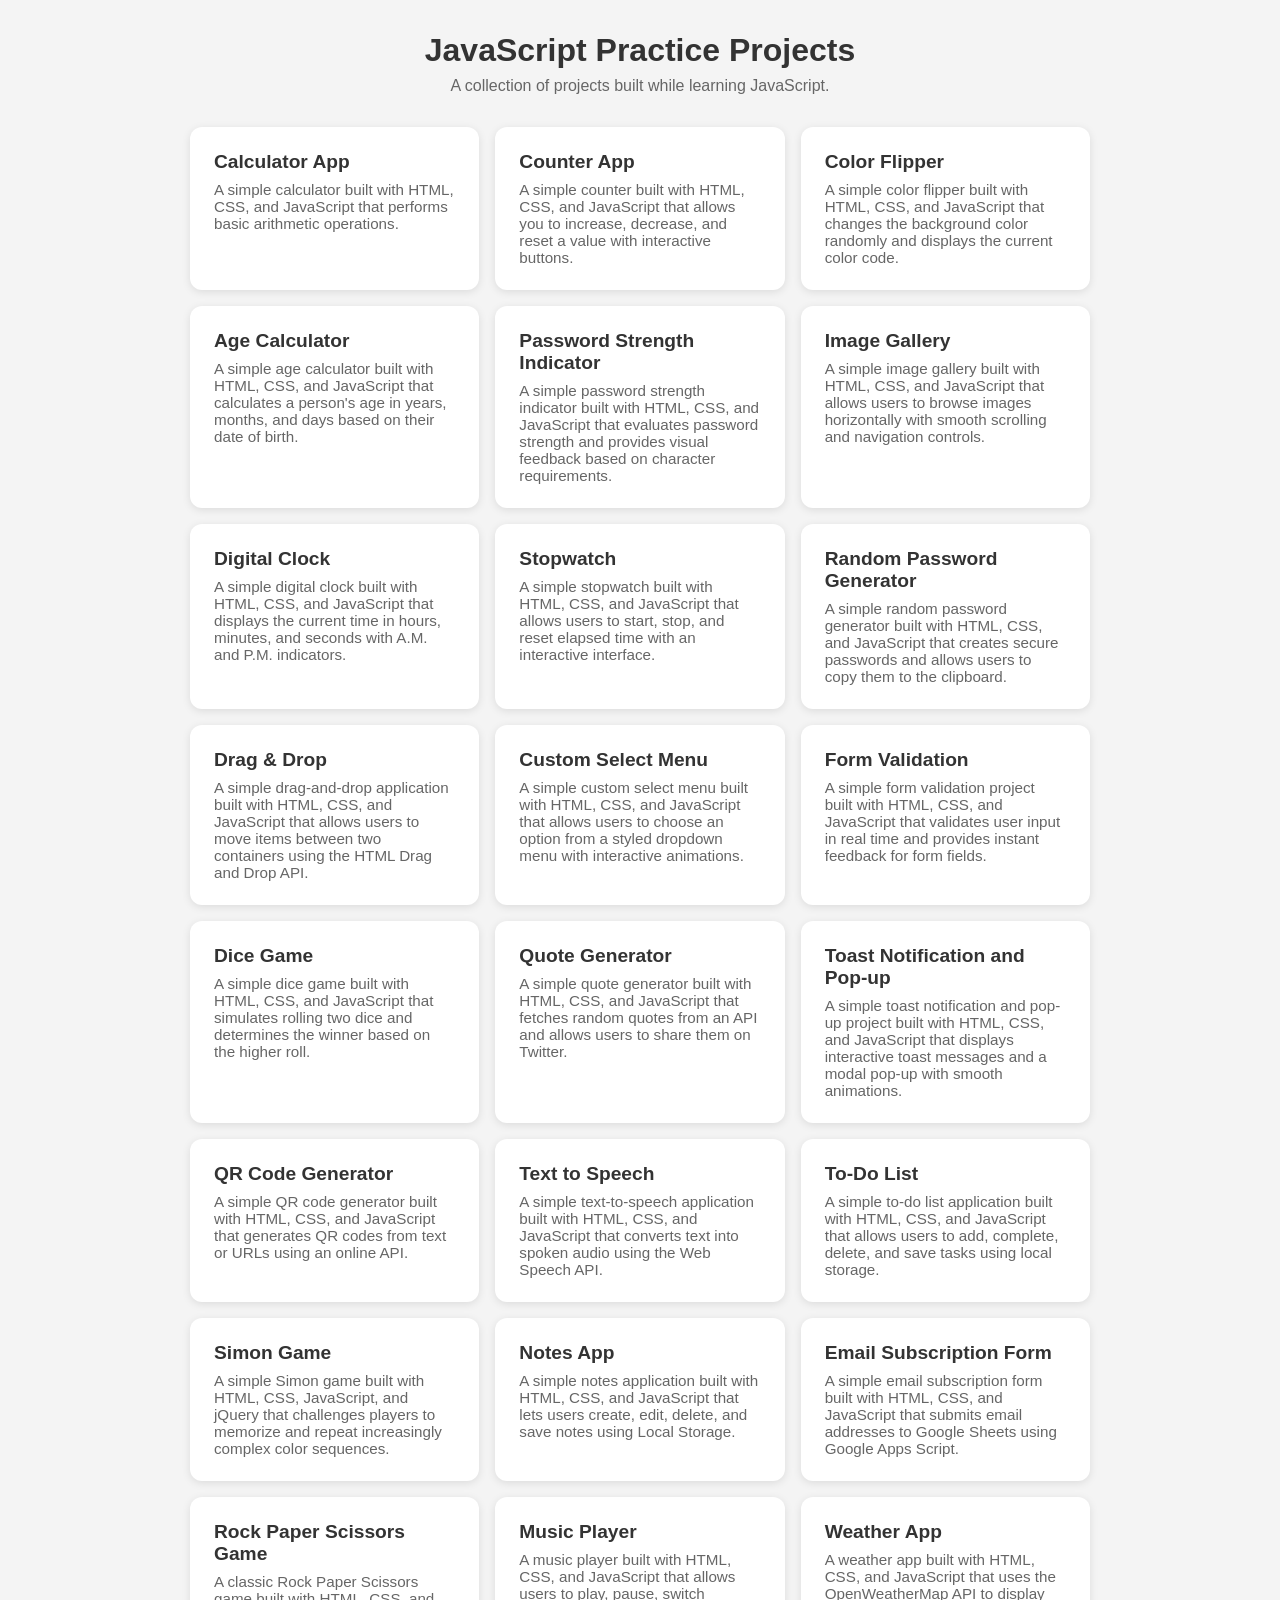
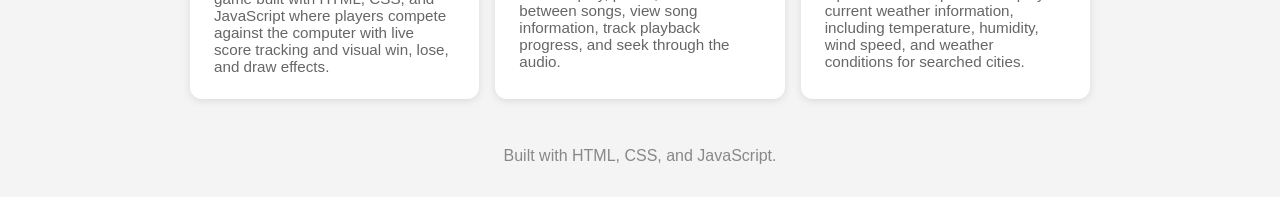
<file: index.html>
<!doctype html>
<html lang="en">
  <head>
    <meta charset="UTF-8" />
    <meta name="viewport" content="width=device-width, initial-scale=1.0" />
    <title>JavaScript Practice Projects</title>

    <style>
      * {
        margin: 0;
        padding: 0;
        box-sizing: border-box;
      }

      body {
        font-family: Arial, Helvetica, sans-serif;
        background: #f4f4f4;
        color: #333;
        min-height: 100vh;
        padding: 2rem;
      }

      .container {
        max-width: 900px;
        margin: 0 auto;
      }

      h1 {
        text-align: center;
        margin-bottom: 0.5rem;
      }

      p {
        text-align: center;
        margin-bottom: 2rem;
        color: #666;
      }

      .projects {
        display: grid;
        grid-template-columns: repeat(auto-fit, minmax(250px, 1fr));
        gap: 1rem;
      }

      .project-card {
        background: white;
        padding: 1.5rem;
        border-radius: 12px;
        text-decoration: none;
        color: inherit;
        box-shadow: 0 2px 8px rgba(0, 0, 0, 0.1);
        transition:
          transform 0.2s ease,
          box-shadow 0.2s ease;
      }

      .project-card:hover {
        transform: translateY(-4px);
        box-shadow: 0 8px 20px rgba(0, 0, 0, 0.15);
      }

      .project-card h2 {
        margin-bottom: 0.5rem;
        font-size: 1.2rem;
      }

      .project-card p {
        text-align: left;
        margin: 0;
        color: #666;
        font-size: 0.95rem;
      }

      footer {
        text-align: center;
        margin-top: 3rem;
        color: #888;
      }
    </style>
  </head>
  <body>
    <div class="container">
      <h1>JavaScript Practice Projects</h1>
      <p>A collection of projects built while learning JavaScript.</p>

      <div class="projects">
        <a href="./calculator-app/" class="project-card">
          <h2>Calculator App</h2>
          <p>
            A simple calculator built with HTML, CSS, and JavaScript that
            performs basic arithmetic operations.
          </p>
        </a>

        <a href="./counter-app/" class="project-card">
          <h2>Counter App</h2>
          <p>
            A simple counter built with HTML, CSS, and JavaScript that allows
            you to increase, decrease, and reset a value with interactive buttons.
          </p>
        </a>

        <a href="./color-flipper/" class="project-card">
          <h2>Color Flipper</h2>
          <p>
            A simple color flipper built with HTML, CSS, and JavaScript that changes
            the background color randomly and displays the current color code.
          </p>
        </a>

        <a href="./age-calculator/" class="project-card">
          <h2>Age Calculator</h2>
          <p>
            A simple age calculator built with HTML, CSS, and JavaScript that calculates
            a person's age in years, months, and days based on their date of birth.
          </p>
        </a>

        <a href="./password-strength-indicator/" class="project-card">
          <h2>Password Strength Indicator</h2>
          <p>
            A simple password strength indicator built with HTML, CSS, and JavaScript
            that evaluates password strength and provides visual feedback based on
            character requirements.
          </p>
        </a>

        <a href="./image-gallery/" class="project-card">
          <h2>Image Gallery</h2>
          <p>
            A simple image gallery built with HTML, CSS, and JavaScript that allows
            users to browse images horizontally with smooth scrolling and navigation
            controls.
          </p>
        </a>

        <a href="./digital-clock/" class="project-card">
          <h2>Digital Clock</h2>
          <p>
            A simple digital clock built with HTML, CSS, and JavaScript that displays
            the current time in hours, minutes, and seconds with A.M. and P.M.
            indicators.
          </p>
        </a>

        <a href="./stopwatch/" class="project-card">
          <h2>Stopwatch</h2>
          <p>
            A simple stopwatch built with HTML, CSS, and JavaScript that allows users
            to start, stop, and reset elapsed time with an interactive interface.
          </p>
        </a>

        <a href="./random-password-generator/" class="project-card">
          <h2>Random Password Generator</h2>
          <p>
            A simple random password generator built with HTML, CSS, and JavaScript
            that creates secure passwords and allows users to copy them to the
            clipboard.
          </p>
        </a>

        <a href="./drag-and-drop/" class="project-card">
          <h2>Drag & Drop</h2>
          <p>
            A simple drag-and-drop application built with HTML, CSS, and JavaScript
            that allows users to move items between two containers using the HTML Drag
            and Drop API.
          </p>
        </a>

        <a href="./custom-select-menu/" class="project-card">
          <h2>Custom Select Menu</h2>
          <p>
            A simple custom select menu built with HTML, CSS, and JavaScript that
            allows users to choose an option from a styled dropdown menu with
            interactive animations.
          </p>
        </a>

        <a href="./form-validation/" class="project-card">
          <h2>Form Validation</h2>
          <p>
            A simple form validation project built with HTML, CSS, and JavaScript that
            validates user input in real time and provides instant feedback for form
            fields.
          </p>
        </a>

        <a href="./dice-game/" class="project-card">
          <h2>Dice Game</h2>
          <p>
            A simple dice game built with HTML, CSS, and JavaScript that simulates
            rolling two dice and determines the winner based on the higher roll.
          </p>
        </a>

        <a href="./quote-generator/" class="project-card">
          <h2>Quote Generator</h2>
          <p>
            A simple quote generator built with HTML, CSS, and JavaScript that fetches
            random quotes from an API and allows users to share them on Twitter.
          </p>
        </a>

        <a href="./toast-notification-and-popup/" class="project-card">
          <h2>Toast Notification and Pop-up</h2>
          <p>
            A simple toast notification and pop-up project built with HTML, CSS, and
            JavaScript that displays interactive toast messages and a modal pop-up with
            smooth animations.
          </p>
        </a>

        <a href="./qr-code-generator/" class="project-card">
          <h2>QR Code Generator</h2>
          <p>
            A simple QR code generator built with HTML, CSS, and JavaScript that
            generates QR codes from text or URLs using an online API.
          </p>
        </a>

        <a href="./text-to-speech/" class="project-card">
          <h2>Text to Speech</h2>
          <p>
            A simple text-to-speech application built with HTML, CSS, and JavaScript
            that converts text into spoken audio using the Web Speech API.
          </p>
        </a>

        <a href="./to-do-list/" class="project-card">
          <h2>To-Do List</h2>
          <p>
            A simple to-do list application built with HTML, CSS, and JavaScript that
            allows users to add, complete, delete, and save tasks using local storage.
          </p>
        </a>

        <a href="./simon-game/" class="project-card">
          <h2>Simon Game</h2>
          <p>
            A simple Simon game built with HTML, CSS, JavaScript, and jQuery that
            challenges players to memorize and repeat increasingly complex color
            sequences.
          </p>
        </a>

        <a href="./notes-app/" class="project-card">
          <h2>Notes App</h2>
          <p>
            A simple notes application built with HTML, CSS, and JavaScript that lets
            users create, edit, delete, and save notes using Local Storage.
          </p>
        </a>

        <a href="./email-subscription-form/" class="project-card">
          <h2>Email Subscription Form</h2>
          <p>
            A simple email subscription form built with HTML, CSS, and JavaScript that
            submits email addresses to Google Sheets using Google Apps Script.
          </p>
        </a>

        <a href="./rock-paper-scissors/" class="project-card">
          <h2>Rock Paper Scissors Game</h2>
          <p>
            A classic Rock Paper Scissors game built with HTML, CSS, and JavaScript
            where players compete against the computer with live score tracking and
            visual win, lose, and draw effects.
          </p>
        </a>

        <a href="./music-player/" class="project-card">
          <h2>Music Player</h2>
          <p>
            A music player built with HTML, CSS, and JavaScript that allows users to
            play, pause, switch between songs, view song information, track playback
            progress, and seek through the audio.
          </p>
        </a>

        <a href="./weather-app/" class="project-card">
          <h2>Weather App</h2>
          <p>
            A weather app built with HTML, CSS, and JavaScript that uses the
            OpenWeatherMap API to display current weather information, including
            temperature, humidity, wind speed, and weather conditions for searched
            cities.
          </p>
        </a>
      </div>

      <footer>Built with HTML, CSS, and JavaScript.</footer>
    </div>
  </body>
</html>
</file>
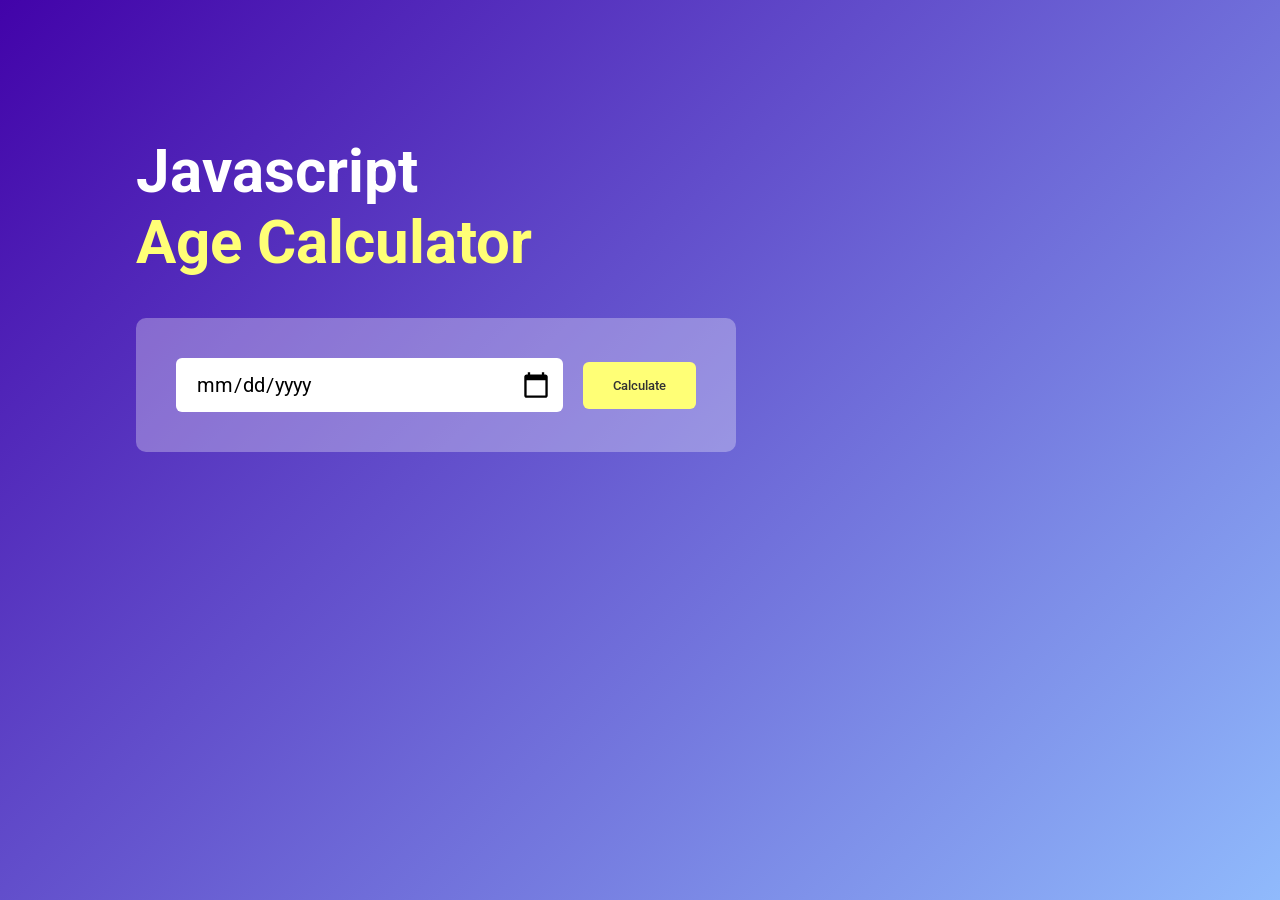
<file: age-calculator/index.html>
<!DOCTYPE html>
<html lang="en">
  <head>
    <meta charset="UTF-8" />
    <meta name="viewport" content="width=device-width, initial-scale=1.0" />
    <title>Age Calculator</title>
    <link rel="stylesheet" href="./style.css" />
  </head>
  <body>
    <div class="container">
      <div class="calculator">
        <h1>Javascript<br /><span>Age Calculator</span></h1>
        <div class="input-box">
          <input type="date" id="date" />
          <button onclick="calculateAge()">Calculate</button>
        </div>
        <p id="result"></p>
      </div>
    </div>
    <!-- javascript -->
    <script src="./app.js"></script>
  </body>
</html>
</file>
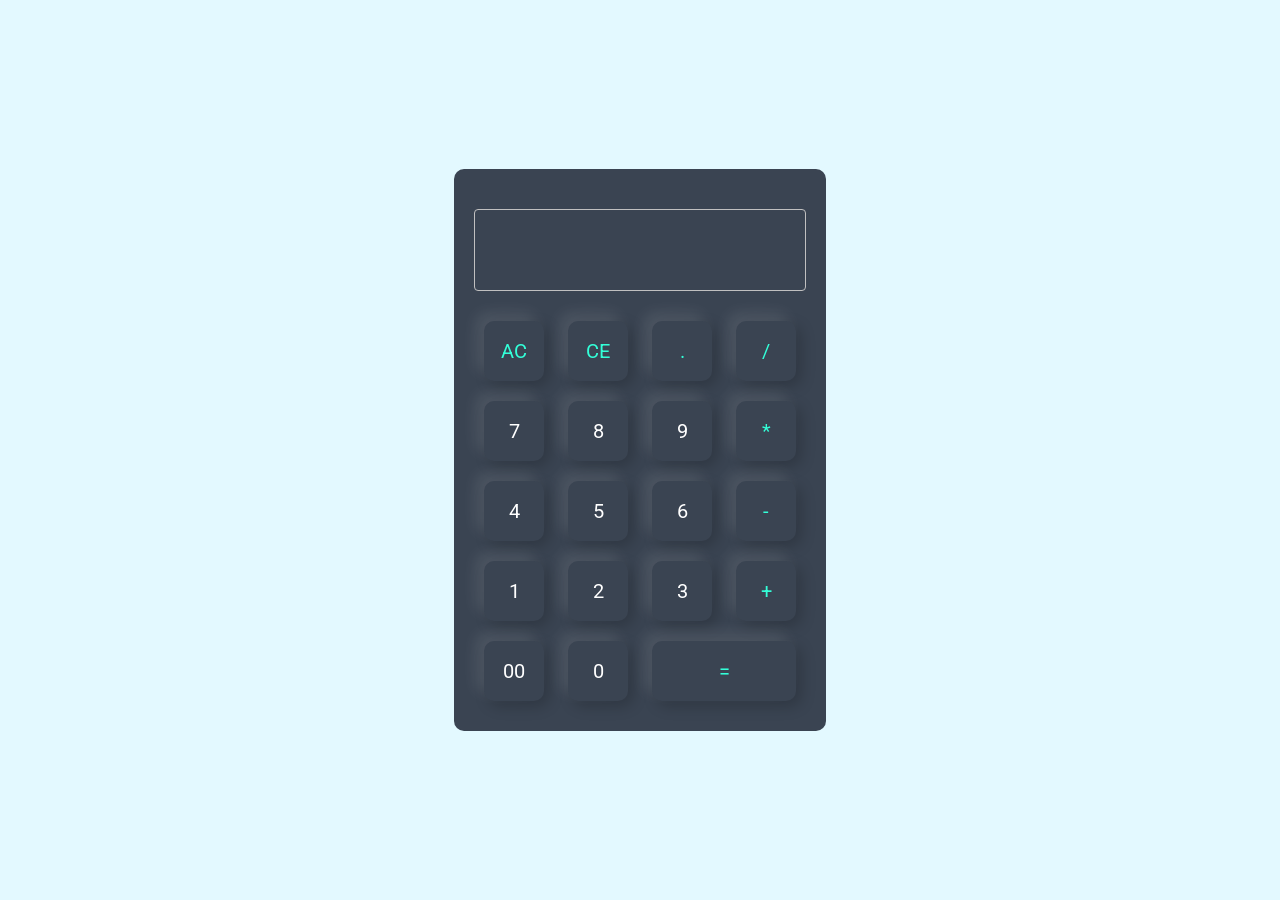
<file: calculator-app/index.html>
<!DOCTYPE html>
<html lang="en">
  <head>
    <meta charset="UTF-8" />
    <meta name="viewport" content="width=device-width, initial-scale=1.0" />
    <title>Calculator</title>
    <link rel="stylesheet" href="./style.css" />
  </head>
  <body>
    <div class="container">
      <div class="calculator">
        <form>
          <div class="display">
            <input type="text" name="display" />
          </div>
          <div>
            <input
              type="button"
              value="AC"
              onclick="display.value = ''"
              class="operator"
            />
            <input
              type="button"
              value="CE"
              onclick="display.value = display.value.toString().slice(0,-1)"
              class="operator"
            />
            <input
              type="button"
              value="."
              onclick="display.value += '.'"
              class="operator"
            />
            <input
              type="button"
              value="/"
              onclick="display.value += '/'"
              class="operator"
            />
          </div>
          <div>
            <input type="button" value="7" onclick="display.value += '7'" />
            <input type="button" value="8" onclick="display.value += '8'" />
            <input type="button" value="9" onclick="display.value += '9'" />
            <input
              type="button"
              value="*"
              onclick="display.value += '*'"
              class="operator"
            />
          </div>
          <div>
            <input type="button" value="4" onclick="display.value += '4'" />
            <input type="button" value="5" onclick="display.value += '5'" />
            <input type="button" value="6" onclick="display.value += '6'" />
            <input
              type="button"
              value="-"
              onclick="display.value += '-'"
              class="operator"
            />
          </div>
          <div>
            <input type="button" value="1" onclick="display.value += '1'" />
            <input type="button" value="2" onclick="display.value += '2'" />
            <input type="button" value="3" onclick="display.value += '3'" />
            <input
              type="button"
              value="+"
              onclick="display.value += '+'"
              class="operator"
            />
          </div>
          <div>
            <input type="button" value="00" onclick="display.value += '00'" />
            <input type="button" value="0" onclick="display.value += '0'" />
            <input
              type="button"
              value="="
              class="equal-btn operator"
              onclick="display.value = eval(display.value)"
            />
          </div>
        </form>
      </div>
    </div>
  </body>
</html>
</file>
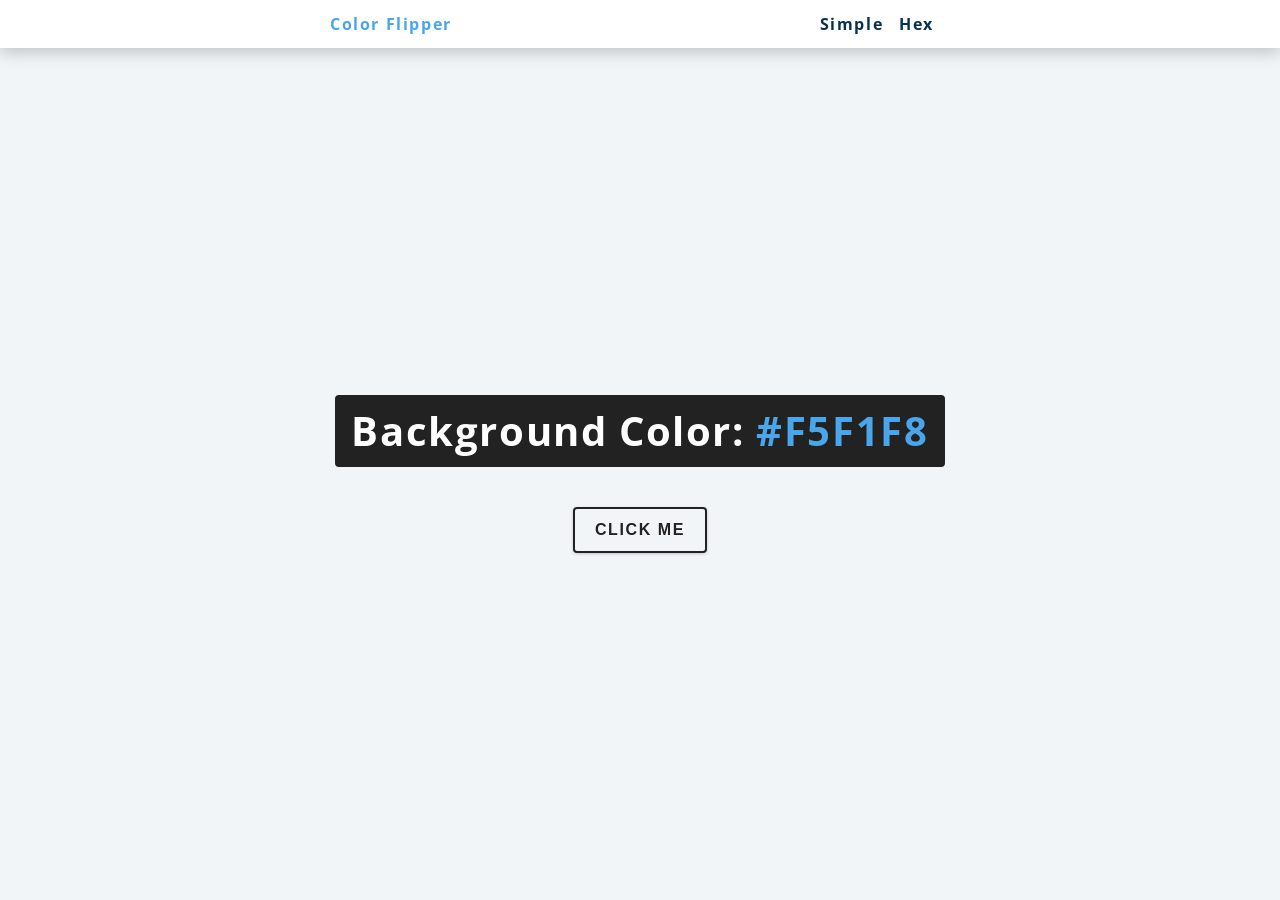
<file: color-flipper/index.html>
<!DOCTYPE html>
<html lang="en">
  <head>
    <meta charset="UTF-8" />
    <meta name="viewport" content="width=device-width, initial-scale=1.0" />
    <title>Color Flipper</title>
    <link rel="stylesheet" href="./style.css" />
  </head>
  <body>
    <nav>
      <div class="nav-center">
        <h4>Color Flipper</h4>
        <ul class="nav-links">
          <li>
            <a href="./index.html">Simple</a>
          </li>
          <li>
            <a href="./hex.html">Hex</a>
          </li>
        </ul>
      </div>
    </nav>
    <main>
      <div class="container">
        <h2>Background Color: <span class="color-code">#F5F1F8</span></h2>
        <button class="btn" id="btn">CLICK ME</button>
      </div>
    </main>
    <!-- javascript -->
    <script src="app.js"></script>
  </body>
</html>
</file>
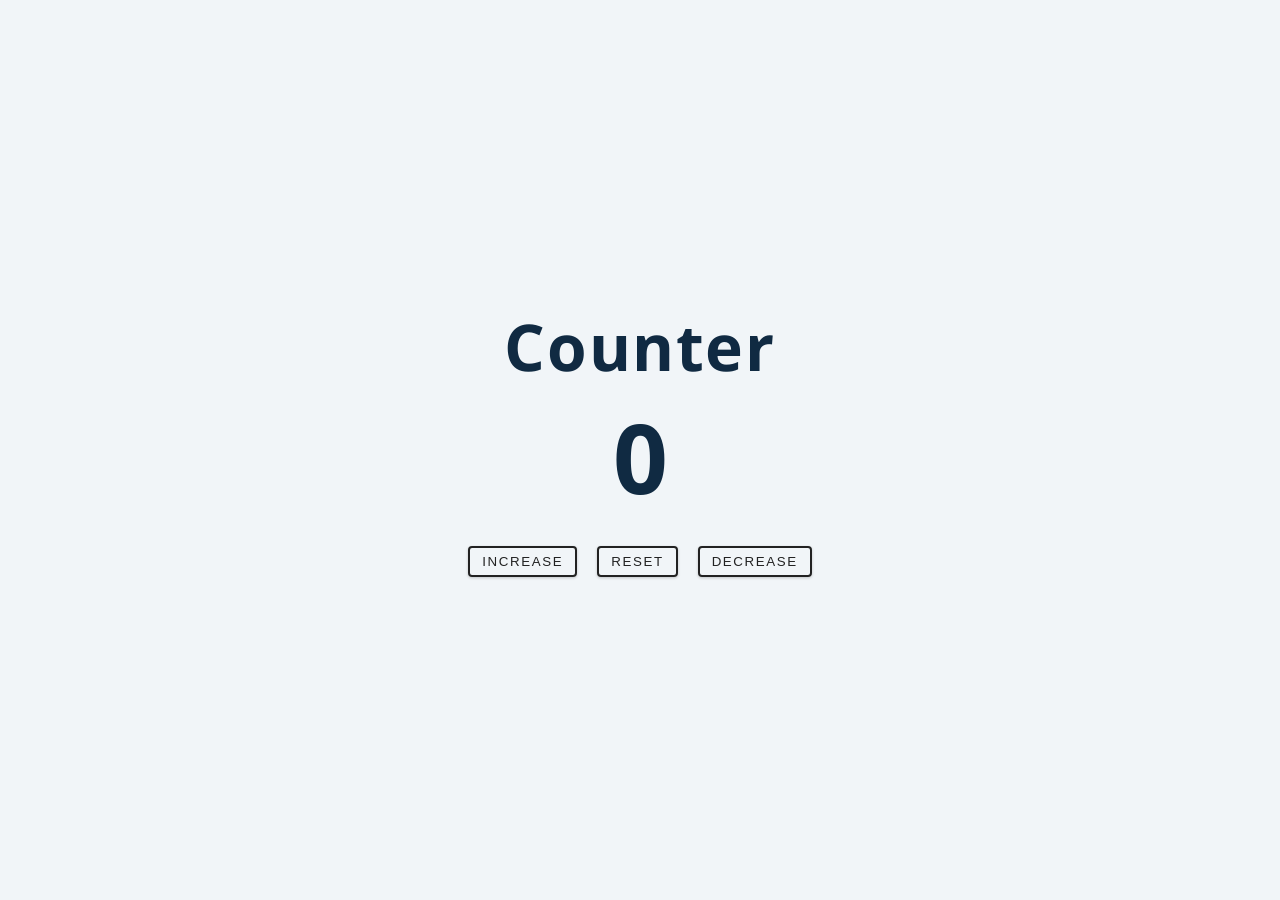
<file: counter-app/index.html>
<!DOCTYPE html>
<html lang="en">
  <head>
    <meta charset="UTF-8" />
    <meta name="viewport" content="width=device-width, initial-scale=1.0" />
    <title>Counter</title>
    <link rel="stylesheet" href="./style.css" />
  </head>
  <body>
    <main>
      <div class="container">
        <h1>Counter</h1>
        <span id="value">0</span>
        <div class="btn-container">
          <button class="btn increase">INCREASE</button>
          <button class="btn reset">RESET</button>
          <button class="btn decrease">DECREASE</button>
        </div>
      </div>
    </main>
    <!-- javascript -->
    <script src="./app.js"></script>
  </body>
</html>
</file>
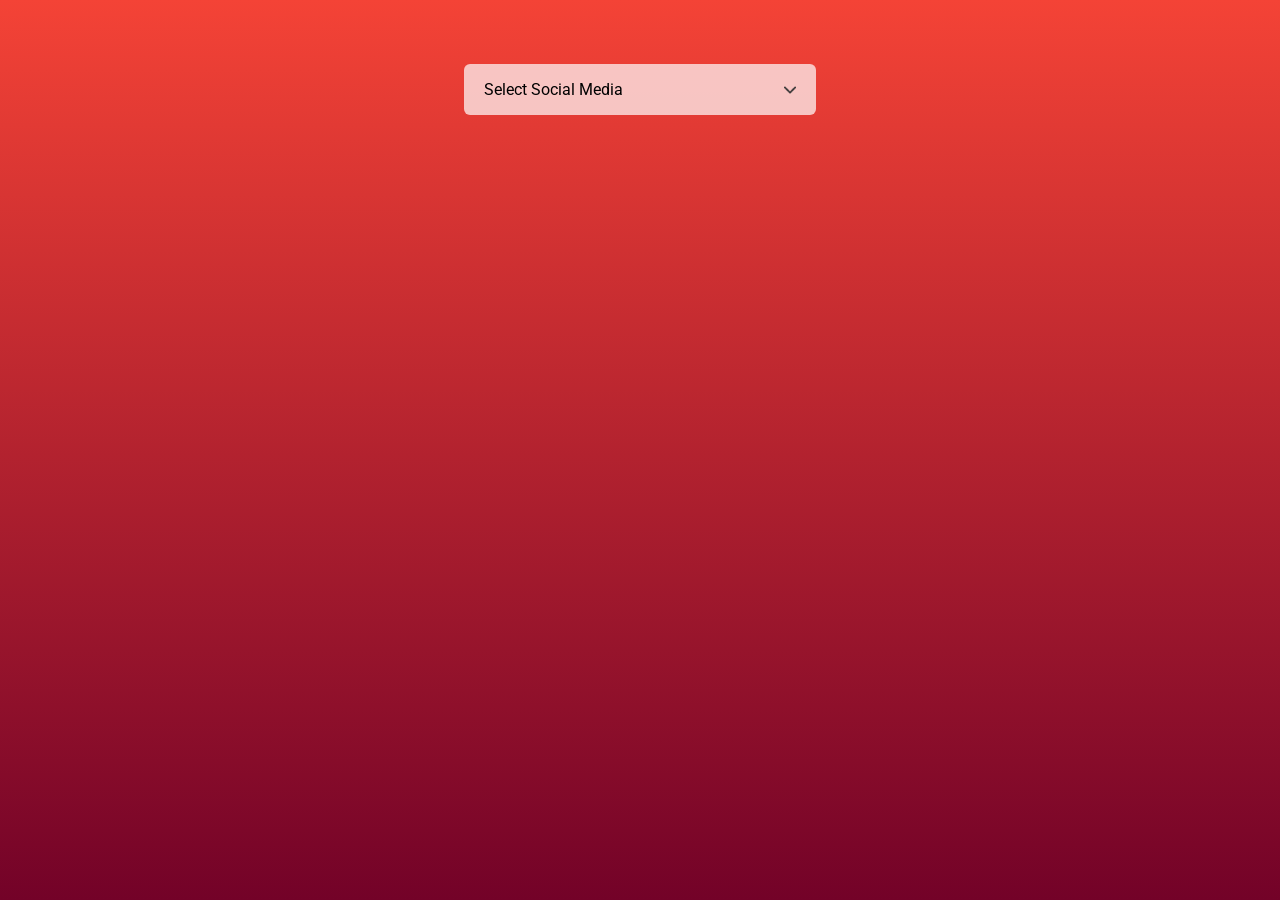
<file: custom-select-menu/index.html>
<!DOCTYPE html>
<html lang="en">
  <head>
    <meta charset="UTF-8" />
    <meta name="viewport" content="width=device-width, initial-scale=1.0" />
    <title>Custom Select Menu</title>
    <link rel="stylesheet" href="./style.css" />
  </head>
  <body>
    <div class="hero">
      <div class="select-menu">
        <div id="select-field">
          <p id="select-text">Select Social Media</p>
          <img src="./images/arrow.png" id="arrow-icon" />
        </div>
        <ul id="list">
          <li class="options">
            <img src="./images/facebook.png" />
            <p>Facebook</p>
          </li>
          <li class="options">
            <img src="./images/instagram.png" />
            <p>Instagram</p>
          </li>
          <li class="options">
            <img src="./images/pinterest.png" />
            <p>Pinterest</p>
          </li>
          <li class="options">
            <img src="./images/twitter.png" />
            <p>Twitter</p>
          </li>
          <li class="options">
            <img src="./images/whatsapp.png" />
            <p>Whatsapp</p>
          </li>
          <li class="options">
            <img src="./images/youtube.png" />
            <p>YouTube</p>
          </li>
        </ul>
      </div>
    </div>
    <!-- javascript -->
    <script src="./app.js"></script>
  </body>
</html>
</file>
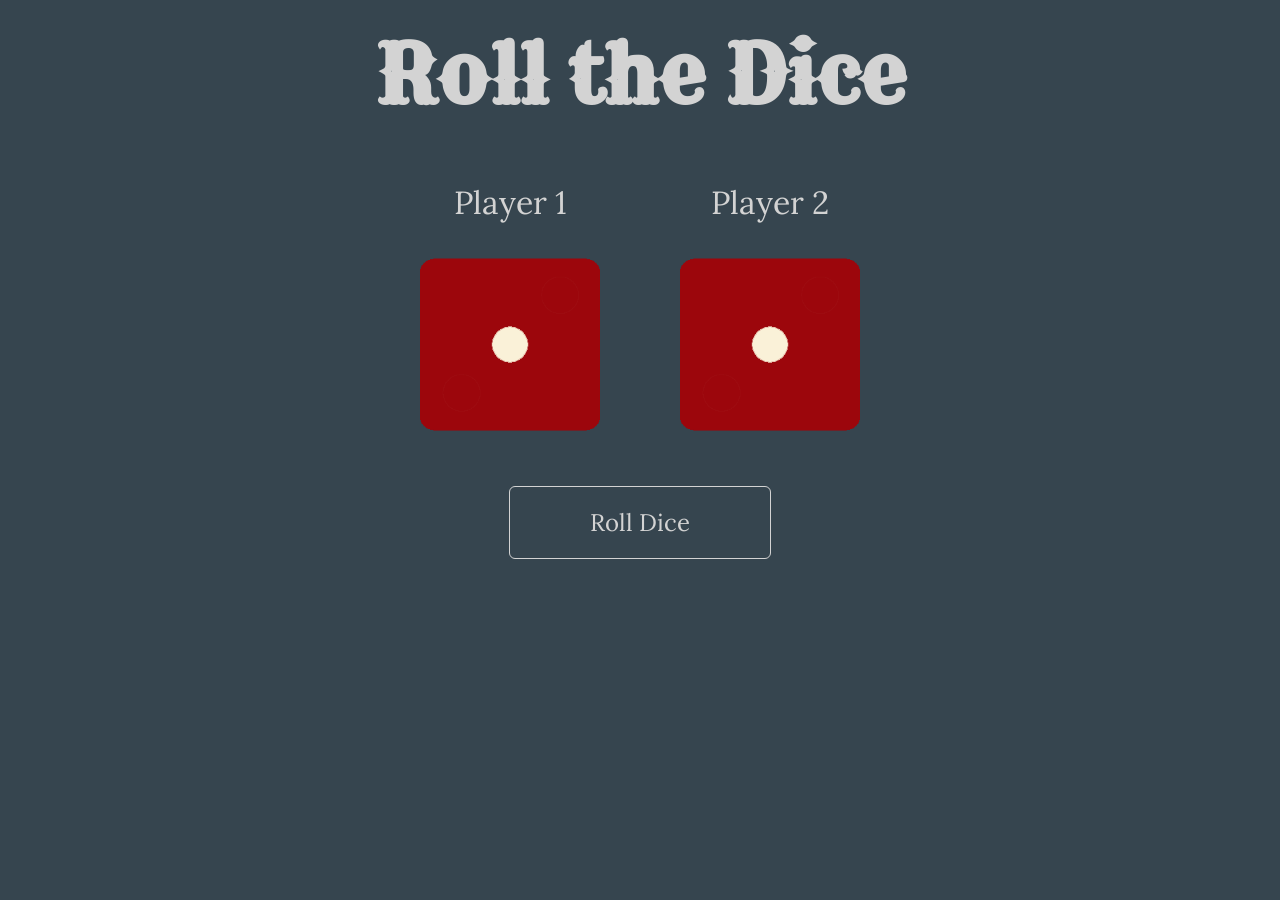
<file: dice-game/index.html>
<!DOCTYPE html>
<html lang="en">
  <head>
    <meta charset="UTF-8" />
    <meta name="viewport" content="width=device-width, initial-scale=1.0" />
    <title>Dice Game</title>
    <link rel="stylesheet" href="./style.css" />
  </head>
  <body>
    <div class="container">
      <h1>Roll the Dice</h1>

      <div class="dice">
        <p>Player 1</p>
        <img class="player-one" src="./images/dice-1.png" />
      </div>

      <div class="dice">
        <p>Player 2</p>
        <img class="player-two" src="./images/dice-1.png" />
      </div>

      <button class="btn">Roll Dice</button>
    </div>

    <script src="./app.js"></script>
  </body>
</html>
</file>
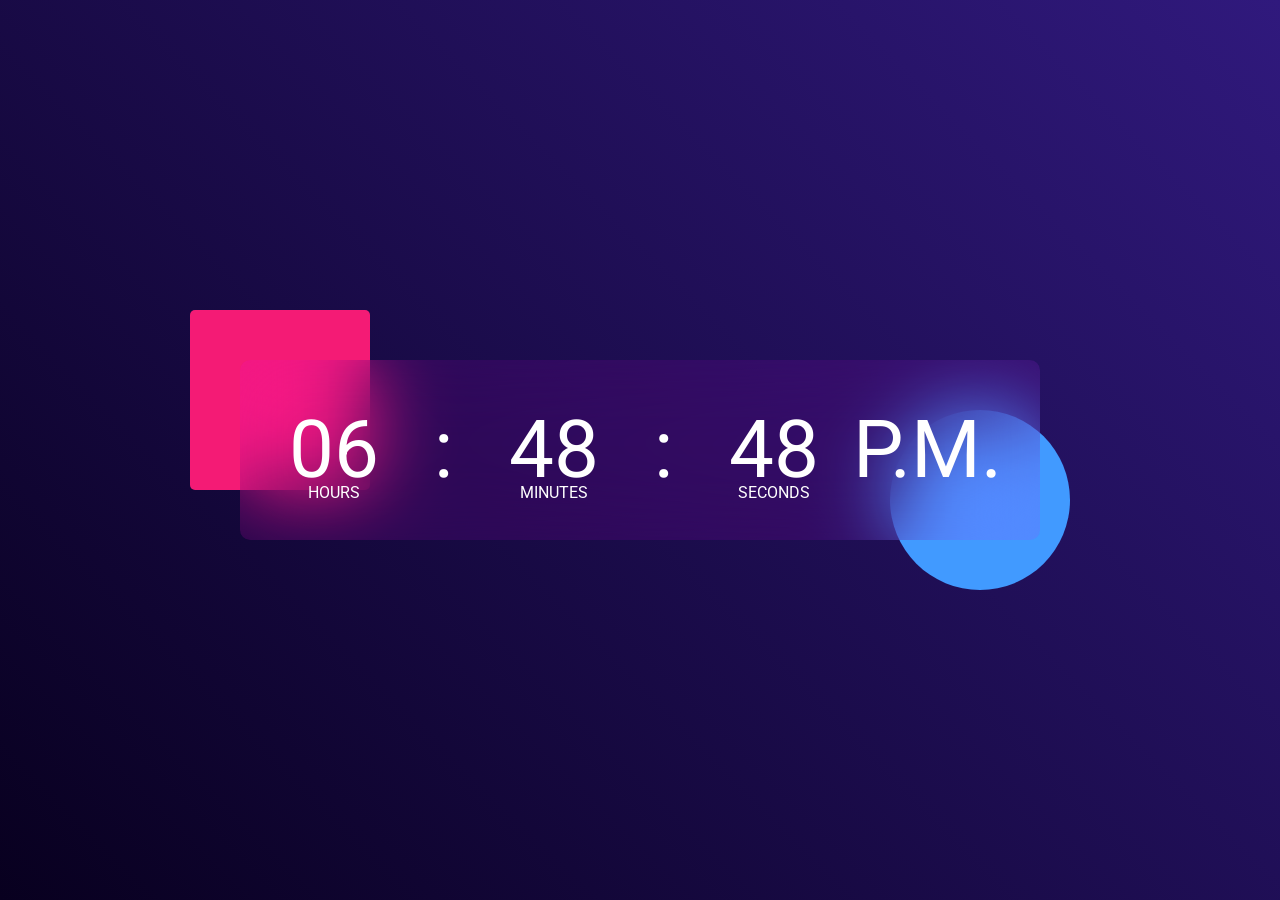
<file: digital-clock/index.html>
<!DOCTYPE html>
<html lang="en">
  <head>
    <meta charset="UTF-8" />
    <meta name="viewport" content="width=device-width, initial-scale=1.0" />
    <title>Digital Clock</title>
    <link rel="stylesheet" href="./style.css" />
  </head>
  <body>
    <div class="hero">
      <div class="container">
        <div class="clock">
          <span id="hour">00</span>
          <span>:</span>
          <span id="minute">00</span>
          <span>:</span>
          <span id="second">00</span>
          <span id="meridiem"></span>
        </div>
      </div>
    </div>
    <!-- javascript -->
    <script src="./app.js"></script>
  </body>
</html>
</file>
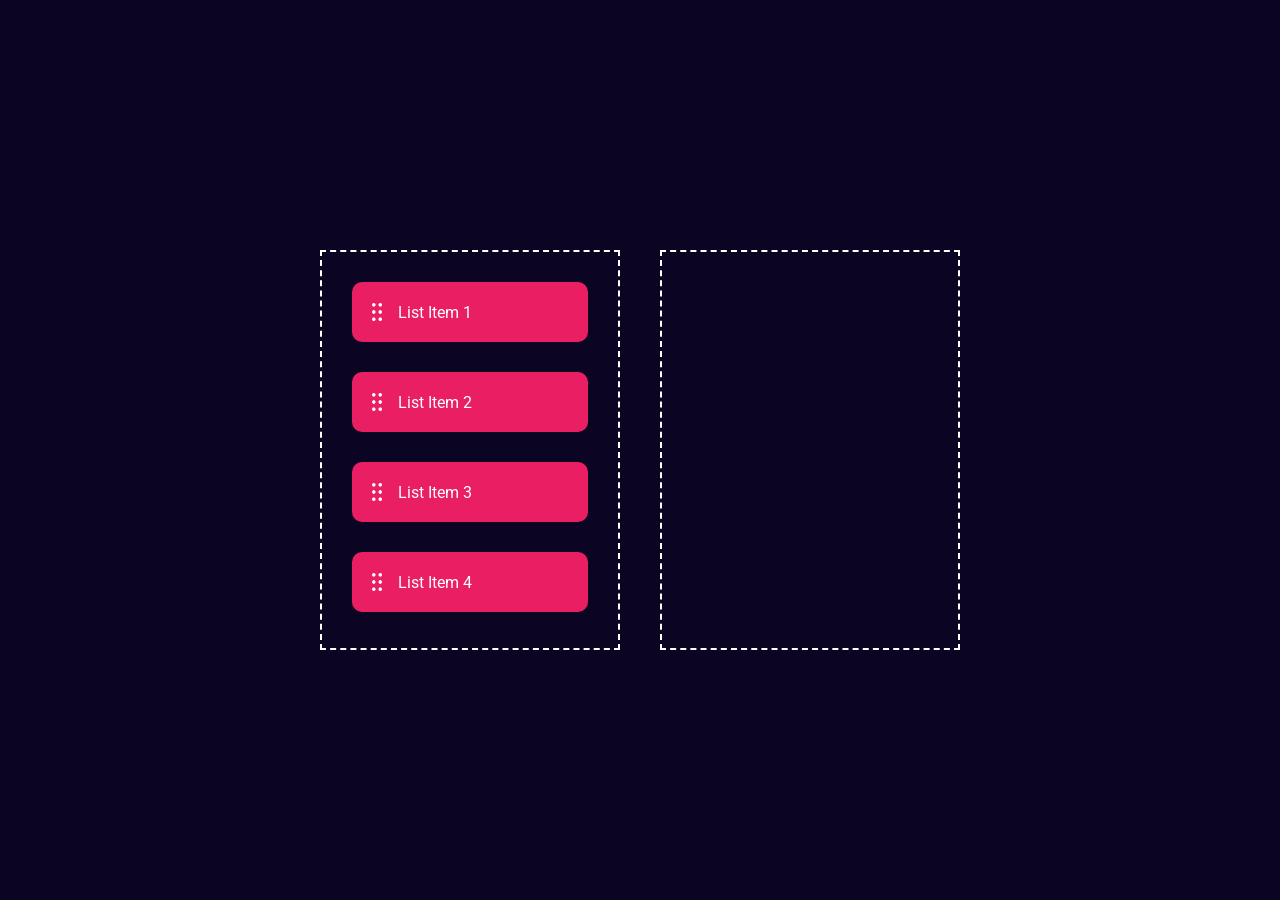
<file: drag-and-drop/index.html>
<!DOCTYPE html>
<html lang="en">
  <head>
    <meta charset="UTF-8" />
    <meta name="viewport" content="width=device-width, initial-scale=1.0" />
    <title>Drag & Drop</title>
    <link rel="stylesheet" href="./style.css" />
  </head>
  <body>
    <div class="container">
      <div id="left-box">
        <div class="draggableElements" draggable="true">
          <img src="./images/drag_drop_icon.png" />List Item 1
        </div>
        <div class="draggableElements" draggable="true">
          <img src="./images/drag_drop_icon.png" />List Item 2
        </div>
        <div class="draggableElements" draggable="true">
          <img src="./images/drag_drop_icon.png" />List Item 3
        </div>
        <div class="draggableElements" draggable="true">
          <img src="./images/drag_drop_icon.png" />List Item 4
        </div>
      </div>
      <div id="right-box"></div>
    </div>
    <!-- javascript -->
    <script src="./app.js"></script>
  </body>
</html>
</file>
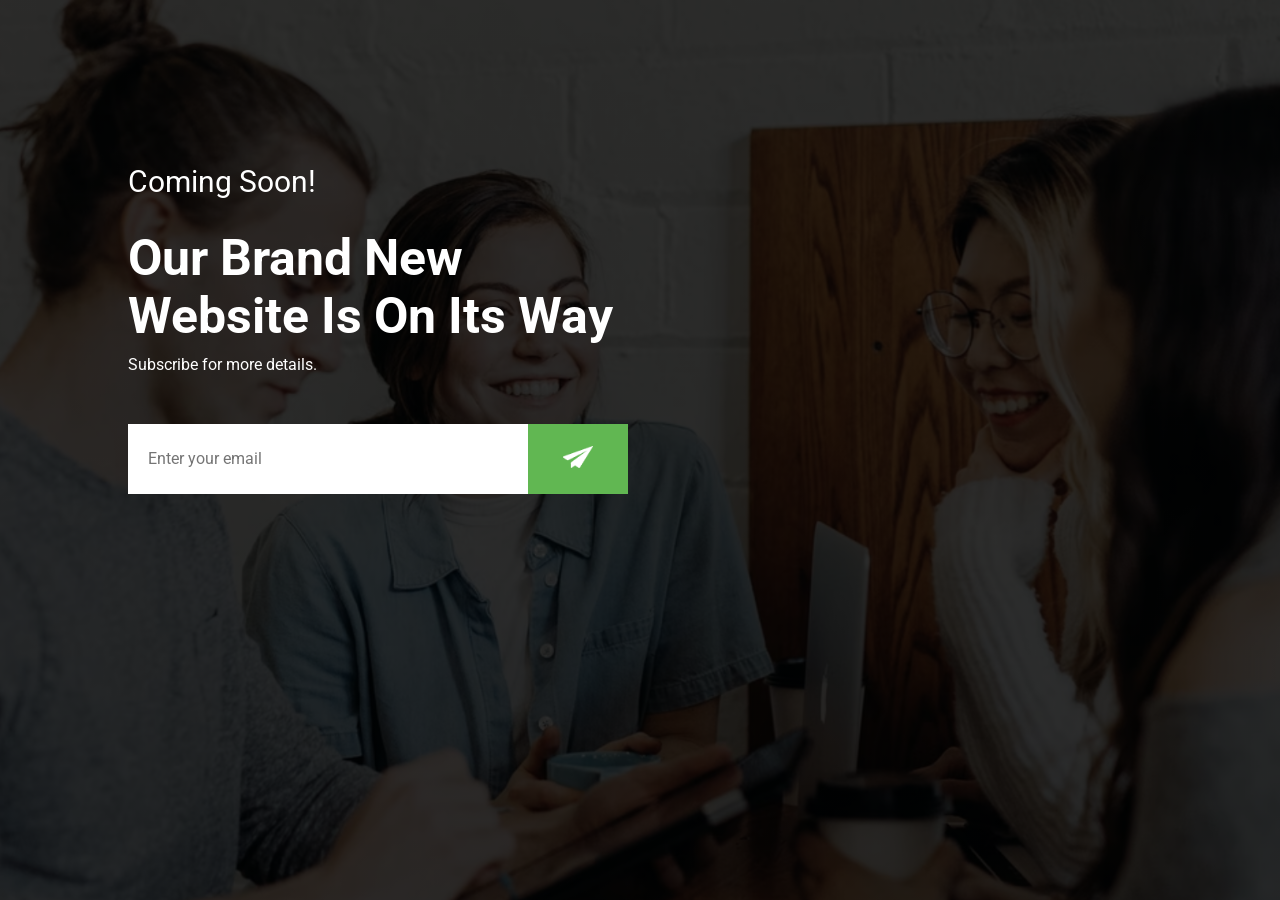
<file: email-subscription-form/index.html>
<!DOCTYPE html>
<html lang="en">
  <head>
    <meta charset="UTF-8" />
    <meta name="viewport" content="width=device-width, initial-scale=1.0" />
    <title>Email Subscription Form</title>
    <link rel="stylesheet" href="./style.css" />
  </head>
  <body>
    <div class="hero">
      <h3>Coming Soon!</h3>
      <h1>Our Brand New<br />Website Is On Its Way</h1>
      <p>Subscribe for more details.</p>
      <form name="submit-to-google-sheet">
        <input
          type="email"
          name="email"
          placeholder="Enter your email"
          required
        />
        <button type="submit">
          <img src="./images/send-icon.png" width="30px" />
        </button>
      </form>
      <span id="message"></span>
    </div>
    <!-- javascript -->
    <script>
      const scriptURL =
        "https://script.google.com/macros/s/AKfycbxYn5Ib5xRjdJH-6ZXucvtKI7UWqZtg7fSAH5ja4lIR2DXs2qSaAaCtWeIKJKpO2qNQ/exec";
      const form = document.forms["submit-to-google-sheet"];
      const message = document.getElementById("message");

      form.addEventListener("submit", (e) => {
        e.preventDefault();
        fetch(scriptURL, { method: "POST", body: new FormData(form) })
          .then((response) => {
            message.textContent = "Thank You For Subscribing!";
            setTimeout(function () {
              message.textContent = "";
            }, 5000);
            form.reset();
          })
          .catch((error) => console.error("Error!", error.message));
      });
    </script>
  </body>
</html>
</file>
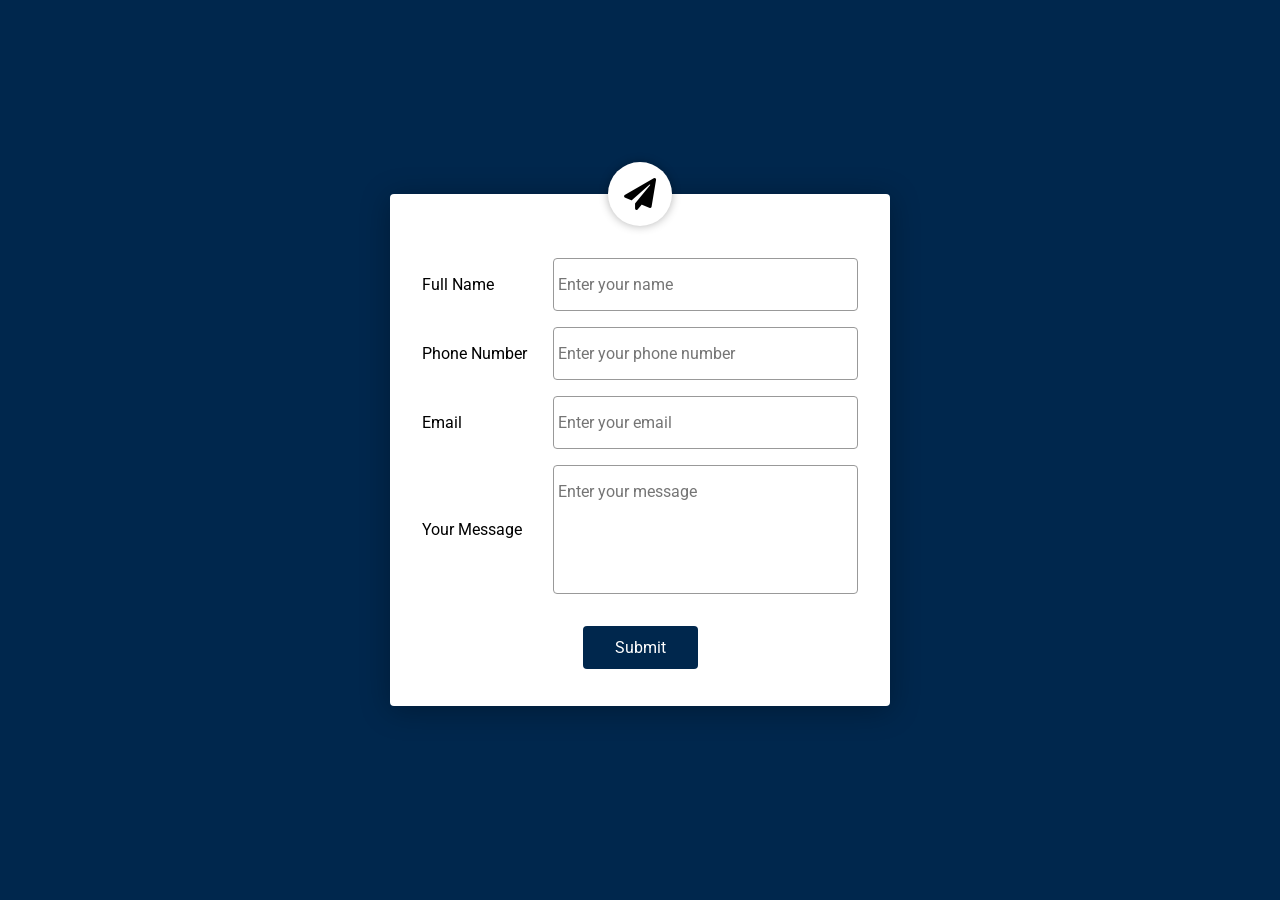
<file: form-validation/index.html>
<!DOCTYPE html>
<html lang="en">
  <head>
    <meta charset="UTF-8" />
    <meta name="viewport" content="width=device-width, initial-scale=1.0" />
    <title>Form Validation</title>
    <link rel="stylesheet" href="./style.css" />
    <link
      rel="stylesheet"
      href="https://cdnjs.cloudflare.com/ajax/libs/font-awesome/5.14.0/css/all.min.css"
    />
  </head>
  <body>
    <div class="container">
      <form>
        <i class="fas fa-paper-plane"></i>
        <!-- single form group -->
        <div class="form-group">
          <label for="full-name">Full Name</label>
          <input
            type="text"
            id="full-name"
            placeholder="Enter your name"
            onkeyup="validateName()"
          />
          <span id="name-error"></span>
        </div>
        <!-- end of single form group -->
        <!-- single form group -->
        <div class="form-group">
          <label for="phone-number">Phone Number</label>
          <input
            type="text"
            id="phone-number"
            placeholder="Enter your phone number"
            onkeyup="validatePhone()"
          />
          <span id="phone-error"></span>
        </div>
        <!-- end of single form group -->
        <!-- single form group -->
        <div class="form-group">
          <label for="email">Email</label>
          <input
            type="text"
            id="email"
            placeholder="Enter your email"
            onkeyup="validateEmail()"
          />
          <span id="email-error"></span>
        </div>
        <!-- end of single form group -->
        <!-- single form group -->
        <div class="form-group">
          <label for="message">Your Message</label>
          <textarea
            id="message"
            rows="5"
            placeholder="Enter your message"
            onkeyup="validateMessage()"
          ></textarea>
          <span id="message-error"></span>
        </div>
        <!-- end of single form group -->
        <button onclick="return validateForm()">Submit</button>
        <span id="submit-error"></span>
      </form>
    </div>
    <!-- javascript -->
    <script src="./app.js"></script>
  </body>
</html>
</file>
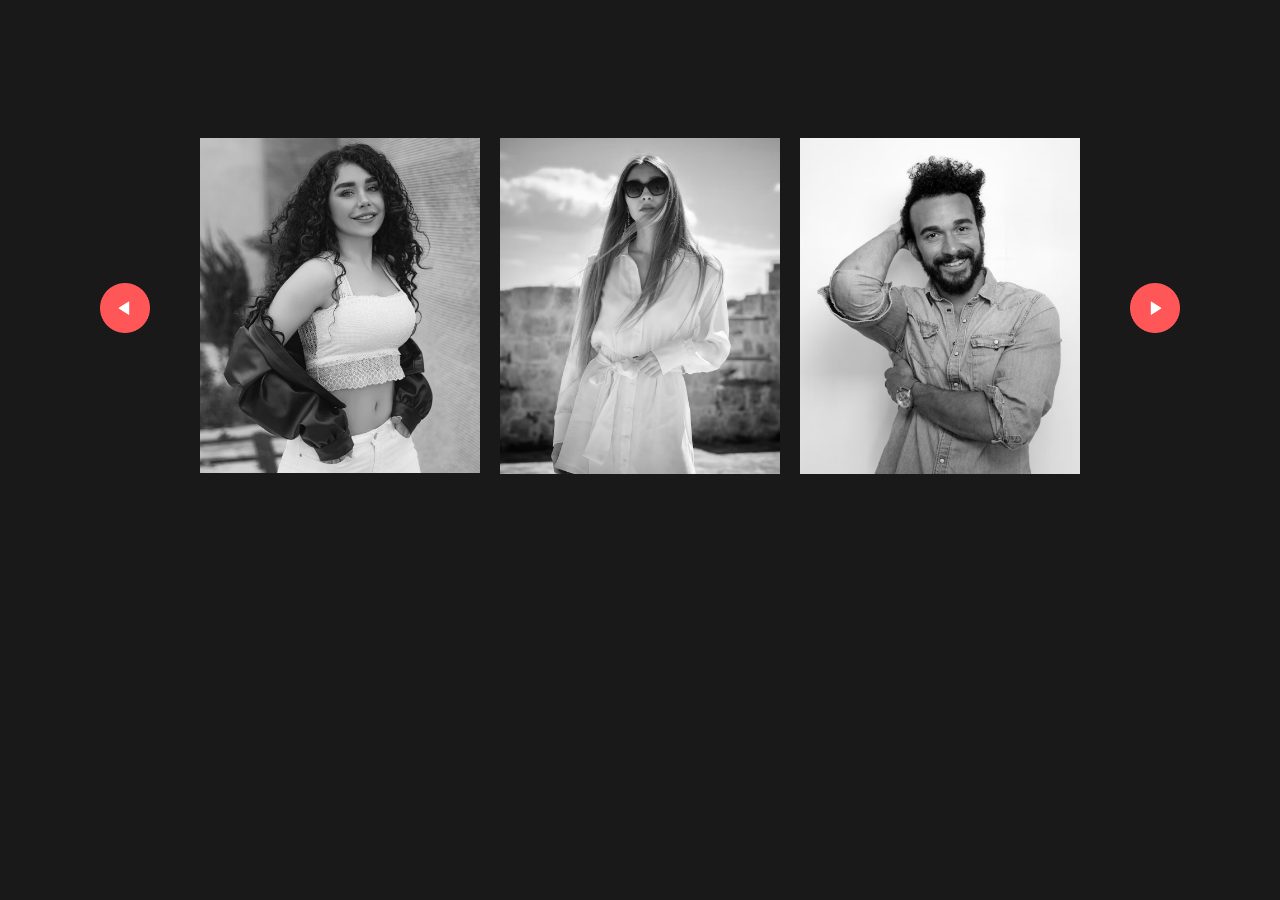
<file: image-gallery/index.html>
<!DOCTYPE html>
<html lang="en">
  <head>
    <meta charset="UTF-8" />
    <meta name="viewport" content="width=device-width, initial-scale=1.0" />
    <title>Image Gallery</title>
    <link rel="stylesheet" href="./style.css" />
  </head>
  <body>
    <div class="gallery-wrap">
      <img src="./images/previous.png" id="prev-btn" />
      <div class="gallery">
        <div>
          <span><img src="./images/image-1.png" /></span>
          <span><img src="./images/image-2.png" /></span>
          <span><img src="./images/image-3.png" /></span>
        </div>
        <div>
          <span><img src="./images/image-4.png" /></span>
          <span><img src="./images/image-5.png" /></span>
          <span><img src="./images/image-6.png" /></span>
        </div>
      </div>
      <img src="./images/next.png" id="next-btn" />
    </div>
    <!-- javascript -->
    <script src="./app.js"></script>
  </body>
</html>
</file>
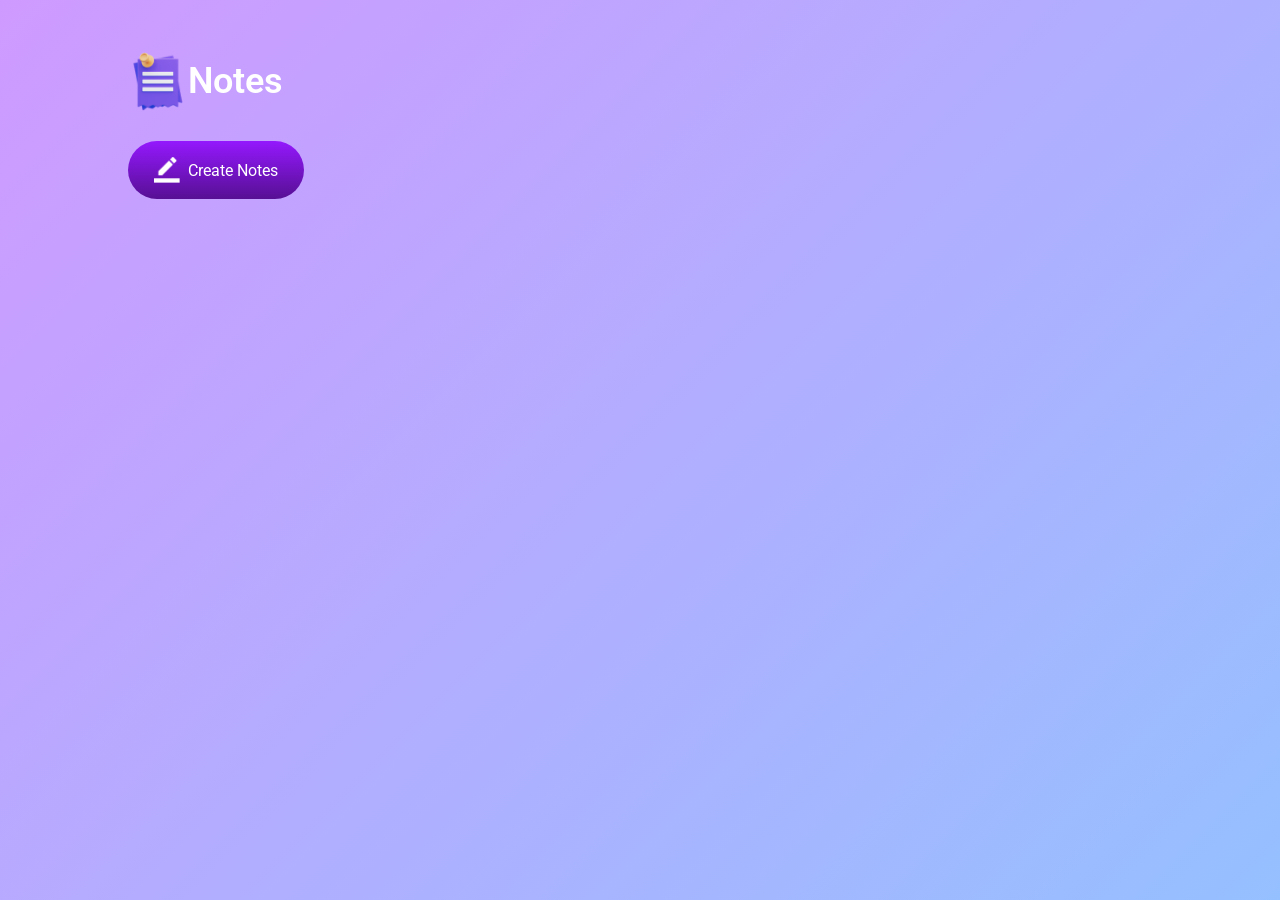
<file: notes-app/index.html>
<!DOCTYPE html>
<html lang="en">
  <head>
    <meta charset="UTF-8" />
    <meta name="viewport" content="width=device-width, initial-scale=1.0" />
    <title>Notes</title>
    <link rel="stylesheet" href="./style.css" />
  </head>
  <body>
    <div class="container">
      <h1><img src="./images/notes.png" />Notes</h1>
      <button class="create-btn">
        <img src="./images/edit.png" />Create Notes
      </button>
      <div class="notes-container">
        <!-- <p contenteditable="true" class="input-box">
          <img src="./images/delete.png" />
        </p> -->
      </div>
    </div>
    <!-- javascript -->
    <script src="./app.js"></script>
  </body>
</html>
</file>
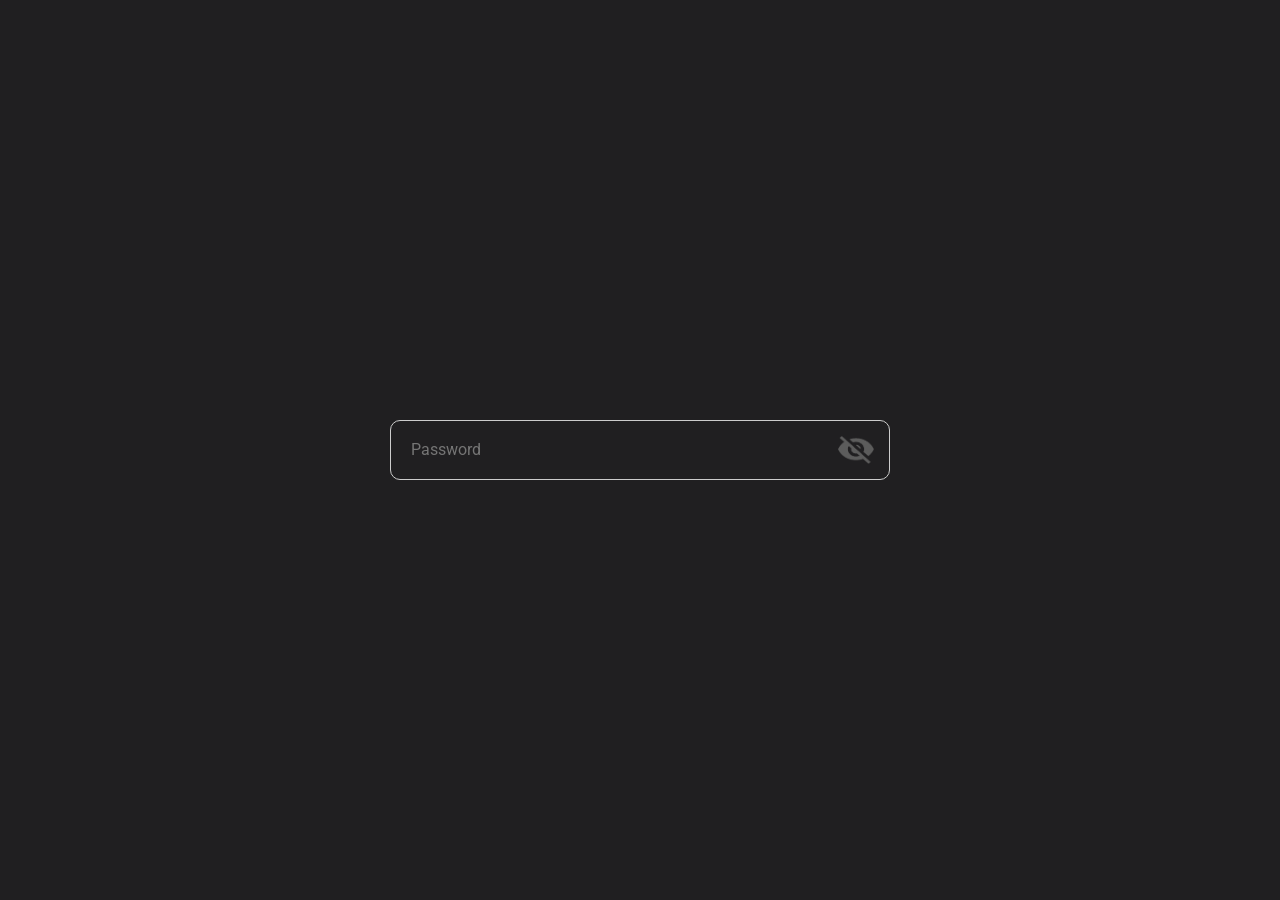
<file: password-strength-indicator/index.html>
<!DOCTYPE html>
<html lang="en">
  <head>
    <meta charset="UTF-8" />
    <meta name="viewport" content="width=device-width, initial-scale=1.0" />
    <title>Password Strength Indicator</title>
    <link rel="stylesheet" href="./style.css" />
  </head>
  <body>
    <div class="container">
      <div class="input-box">
        <input type="password" id="password" placeholder="Password" />
        <img src="./images/eye-close.png" id="eye-icon" />
        <p id="message"></p>
      </div>
    </div>
    <!-- javascript -->
    <script src="./app.js"></script>
  </body>
</html>
</file>
<file: age-calculator/style.css>
@import url("https://fonts.googleapis.com/css2?family=Roboto:ital,wght@0,100;0,300;0,400;0,500;0,700;1,300&display=swap");

* {
  margin: 0;
  padding: 0;
  box-sizing: border-box;
  font-family: "Roboto", sans-serif;
}

.container {
  width: 100%;
  min-height: 100vh;
  background: linear-gradient(135deg, #4203a9, #90bafc);
  color: #fff;
  padding: 0.625rem;
}

.calculator {
  width: 100%;
  max-width: 600px;
  margin-left: 10%;
  margin-top: 10%;
}

.calculator h1 {
  font-size: 3.75rem;
}

.calculator h1 span {
  color: #ffff76;
}

.input-box {
  margin: 2.5rem 0;
  padding: 2.5rem;
  border-radius: 0.625rem;
  background: rgba(255, 255, 255, 0.3);
  display: flex;
  align-items: center;
}

.input-box input {
  flex: 1;
  margin-right: 1.25rem;
  padding: 0.875rem 1.25rem;
  border: none;
  outline: none;
  font-size: 1.25rem;
  border-radius: 0.375rem;
  position: relative;
}

.input-box input::-webkit-calendar-picker-indicator {
  top: 0;
  left: 0;
  right: 0;
  bottom: 0;
  width: auto;
  height: auto;
  position: absolute;
  background-position: calc(100% - 10px);
  background-size: 1.875rem;
  cursor: pointer;
}

.input-box button {
  background: #ffff76;
  border: none;
  outline: none;
  padding: 1rem 1.875rem;
  border-radius: 0.375rem;
  font-weight: 500;
  color: #333;
  cursor: pointer;
}

#result {
  font-size: 1.25rem;
}

#result span {
  color: #ffff76;
}
</file>
<file: calculator-app/style.css>
@import url("https://fonts.googleapis.com/css2?family=Roboto:ital,wght@0,100;0,300;0,400;0,500;0,700;1,300&display=swap");

* {
  margin: 0;
  padding: 0;
  box-sizing: border-box;
  font-family: "Roboto", sans-serif;
}

.container {
  width: 100%;
  height: 100vh;
  background: #e3f9ff;
  display: flex;
  align-items: center;
  justify-content: center;
}

.calculator {
  background: #3a4452;
  padding: 1.25rem;
  border-radius: 0.625rem;
}

.calculator form input {
  border: none;
  outline: none;
  width: 3.75rem;
  height: 3.75rem;
  border-radius: 0.625rem;
  margin: 0.625rem;
  background: transparent;
  box-shadow: -8px -8px 15px rgba(255, 255, 255, 0.1),
    5px 5px 15px rgba(0, 0, 0, 0.2);
  font-size: 1.25rem;
  color: #fff;
  cursor: pointer;
}

form .display {
  display: flex;
  justify-content: flex-end;
  margin: 1.25rem 0;
  border: 1px solid #c0c0c0;
  border-radius: 0.25rem;
}

form .display input {
  text-align: right;
  flex: 1;
  font-size: 2.8rem;
  box-shadow: none;
}

form input.equal-btn {
  width: 9rem;
}

form input.operator {
  color: #33ffd8;
}
</file>
<file: color-flipper/style.css>
@import url("https://fonts.googleapis.com/css2?family=Open+Sans:ital@0;1&display=swap");

* {
  margin: 0;
  padding: 0;
  box-sizing: border-box;
}

body {
  font-family: "Open Sans", sans-serif;
  background-color: #f1f5f8;
}

nav {
  height: 3rem;
  background-color: #fff;
  box-shadow: 0 5px 15px rgba(0, 0, 0, 0.2);
  display: flex;
  align-items: center;
}

.nav-center {
  width: 90vw;
  max-width: 620px;
  margin: 0 auto;
  display: flex;
  align-items: center;
  justify-content: space-between;
}

.nav-center h4 {
  color: #49a6ea;
  letter-spacing: 0.1rem;
}

.nav-links {
  display: flex;
}

ul {
  list-style-type: none;
}

nav a {
  text-decoration: none;
  letter-spacing: 0.1rem;
  margin-right: 1rem;
  color: #063251;
  font-weight: 700;
  transition: all 0.3s linear;
}

nav a:hover {
  color: #49a6ea;
}

main {
  min-height: calc(100vh - 3rem);
  display: flex;
  align-items: center;
  justify-content: center;
}

.container {
  text-align: center;
}

.container h2 {
  background-color: #222;
  color: #fff;
  padding: 1rem;
  border-radius: 0.25rem;
  margin-bottom: 2.5rem;
  font-size: 2.5rem;
  letter-spacing: 0.1rem;
  line-height: 1;
}

.color-code {
  color: #49a6ea;
}

.btn {
  background: transparent;
  color: #222;
  letter-spacing: 0.1rem;
  font-weight: 700;
  transition: all 0.3s linear;
  border: 2px solid #222;
  cursor: pointer;
  box-shadow: 0 1px 3px rgba(0, 0, 0, 0.2);
  border-radius: 0.25rem;
  font-size: 1rem;
  padding: 0.75rem 1.25rem;
}

.btn:hover {
  background-color: #222;
  color: #fff;
}
</file>
<file: counter-app/style.css>
@import url("https://fonts.googleapis.com/css2?family=Open+Sans:ital@0;1&display=swap");

* {
  margin: 0;
  padding: 0;
  box-sizing: border-box;
}

body {
  font-family: "Open Sans", sans-serif;
  background-color: #f1f5f8;
  color: #102a42;
}

main {
  min-height: 100vh;
  display: flex;
  align-items: center;
  justify-content: center;
}

.container {
  text-align: center;
}

h1 {
  font-size: 4rem;
  margin-bottom: 0.75rem;
  letter-spacing: 0.1rem;
  line-height: 1;
}

#value {
  font-size: 6rem;
  font-weight: bold;
}

.btn-container {
  margin-top: 1rem;
}

.btn {
  background: transparent;
  color: #222;
  padding: 0.375rem 0.75rem;
  letter-spacing: 0.1rem;
  transition: all 0.3s linear;
  border: 2px solid #222;
  cursor: pointer;
  box-shadow: 0 1px 3px rgba(0, 0, 0, 0.2);
  border-radius: 0.25rem;
  margin: 0.5rem;
}

.btn:hover {
  background: #222;
  color: #fff;
}
</file>
<file: custom-select-menu/style.css>
@import url("https://fonts.googleapis.com/css2?family=Roboto:ital,wght@0,100;0,300;0,400;0,500;0,700;1,300&display=swap");

* {
  margin: 0;
  padding: 0;
  box-sizing: border-box;
  font-family: "Roboto", sans-serif;
}

.hero {
  width: 100%;
  height: 100vh;
  background: linear-gradient(#f44336, #730228);
  display: flex;
  justify-content: center;
}

.select-menu {
  width: 22rem;
  margin-top: 4rem;
}

#select-field {
  width: 100%;
  padding: 1rem 1.25rem;
  margin-bottom: 0.5rem;
  background: rgba(255, 255, 255, 0.7);
  border-radius: 0.375rem;
  display: flex;
  align-items: center;
  justify-content: space-between;
  cursor: pointer;
}

#select-field img {
  width: 0.75rem;
  transition: transform 0.5s;
}

#list {
  width: 100%;
  background: rgba(255, 255, 255, 0.7);
  border-radius: 0.375rem;
  max-height: 0;
  opacity: 0;
  overflow: hidden;
  transition: max-height 0.3s ease, opacity 0.3s ease;
}

.options {
  width: 100%;
  padding: 1rem;
  list-style: none;
  cursor: pointer;
  display: flex;
  align-items: center;
}

.options img {
  width: 1.6rem;
  margin-right: 0.625rem;
}

.options:hover {
  background: rgba(255, 255, 255, 0.7);
}

.show {
  max-height: 350px !important;
  opacity: 1 !important;
}

.rotate {
  transform: rotate(180deg);
}
</file>
<file: dice-game/style.css>
@import url("https://fonts.googleapis.com/css2?family=Lora:ital@0;1&family=Rye&display=swap");

body {
  background-color: #36454f;
}

.container {
  width: 80%;
  margin: auto;
  text-align: center;
}

h1 {
  margin: 25px;
  font-family: "Rye", serif;
  font-size: 5rem;
  color: #d3d3d3;
}

p {
  font-family: "Lora", serif;
  color: #d3d3d3;
  font-size: 2rem;
}

.dice {
  display: inline-block;
}

img {
  width: 70%;
}

.btn {
  display: block;
  margin: 3rem auto 0;
  font-family: "Lora", serif;
  font-size: 1.5rem;
  color: #d3d3d3;
  cursor: pointer;
  padding: 1.25rem 5rem;
  border-radius: 0.375rem;
  border: 1px solid #d3d3d3;
  outline: none;
  background-color: transparent;
}

.btn:hover {
  color: #fff;
  background-color: #5f7c89;
}
</file>
<file: digital-clock/style.css>
@import url("https://fonts.googleapis.com/css2?family=Roboto:ital,wght@0,100;0,300;0,400;0,500;0,700;1,300&display=swap");

* {
  margin: 0;
  padding: 0;
  box-sizing: border-box;
  font-family: "Roboto", sans-serif;
}

.hero {
  width: 100%;
  min-height: 100vh;
  background: linear-gradient(45deg, #08001f, #30197d);
  color: #fff;
  position: relative;
}

.container {
  width: 50rem;
  height: 11.25rem;
  position: absolute;
  top: 50%;
  left: 50%;
  transform: translate(-50%, -50%);
}

.container::before {
  content: "";
  width: 11.25rem;
  height: 11.25rem;
  background: #f41b75;
  border-radius: 5px;
  position: absolute;
  left: -3.125rem;
  top: -3.125rem;
  z-index: -1;
}

.container::after {
  content: "";
  width: 11.25rem;
  height: 11.25rem;
  background: #419aff;
  border-radius: 50%;
  position: absolute;
  right: -30px;
  bottom: -3.125rem;
  z-index: -1;
}

.clock {
  width: 100%;
  height: 100%;
  background: rgba(235, 0, 255, 0.1);
  border-radius: 0.625rem;
  display: flex;
  align-items: center;
  justify-content: center;
  backdrop-filter: blur(40px);
}

.clock span {
  font-size: 5rem;
  width: 6.875rem;
  display: inline-block;
  text-align: center;
  position: relative;
}

.clock span::after {
  font-size: 1rem;
  position: absolute;
  bottom: -0.3rem;
  left: 50%;
  transform: translateX(-50%);
}

.clock span#meridiem {
  width: auto;
  margin-left: 1.5rem;
}

#hour::after {
  content: "HOURS";
}

#minute::after {
  content: "MINUTES";
}

#second::after {
  content: "SECONDS";
}
</file>
<file: drag-and-drop/style.css>
@import url("https://fonts.googleapis.com/css2?family=Roboto:ital,wght@0,100;0,300;0,400;0,500;0,700;1,300&display=swap");

* {
  margin: 0;
  padding: 0;
  box-sizing: border-box;
  font-family: "Roboto", sans-serif;
}

.container {
  width: 100%;
  min-height: 100vh;
  background: #0b0423;
  display: flex;
  align-items: center;
  justify-content: center;
}

#left-box,
#right-box {
  width: 18.75rem;
  min-height: 400px;
  margin: 1.25rem;
  border: 2px dashed #fff;
}

.draggableElements {
  background: #e91e63;
  height: 3.75rem;
  margin: 1.875rem;
  color: #fff;
  display: flex;
  align-items: center;
  cursor: grab;
  border-radius: 0.625rem;
}

.draggableElements img {
  width: 0.625rem;
  margin-right: 1rem;
  margin-left: 1.25rem;
}
</file>
<file: email-subscription-form/style.css>
@import url("https://fonts.googleapis.com/css2?family=Roboto:ital,wght@0,100;0,300;0,400;0,500;0,700;1,300&display=swap");

* {
  margin: 0;
  padding: 0;
  box-sizing: border-box;
  font-family: "Roboto", sans-serif;
}

.hero {
  width: 100%;
  height: 100vh;
  background-image: linear-gradient(rgba(0, 0, 0, 0.8), rgba(0, 0, 0, 0.8)),
    url(./images/background.png);
  background-size: cover;
  background-position: center;
  padding: 0.625rem 10%;
  color: #fff;
}

.hero h3 {
  margin-top: 15%;
  font-weight: 400;
  font-size: 1.875rem;
}

.hero h1 {
  margin-top: 1.875rem;
  font-size: 3.125rem;
}

.hero p {
  margin: 0.625rem 0 3.125rem;
}

form {
  background: #fff;
  display: flex;
  width: fit-content;
}

form input {
  border: none;
  outline: none;
  padding: 0.625rem 1.25rem;
  height: 4.375rem;
  width: 25rem;
  font-size: 1rem;
}

form button {
  background: #61b752;
  border: none;
  outline: none;
  height: 4.375rem;
  width: 6.25rem;
  cursor: pointer;
}

span {
  color: #61b752;
  margin-top: 0.625rem;
  display: block;
}
</file>
<file: form-validation/style.css>
@import url("https://fonts.googleapis.com/css2?family=Roboto:ital,wght@0,100;0,300;0,400;0,500;0,700;1,300&display=swap");

* {
  margin: 0;
  padding: 0;
  box-sizing: border-box;
  font-family: "Roboto", sans-serif;
}

.container {
  width: 100vw;
  min-height: 100vh;
  background-color: #00274d;
  display: flex;
  align-items: center;
  justify-content: center;
}

.container form {
  width: 90vw;
  max-width: 500px;
  max-height: 512px;
  padding: 3rem 2rem 2rem;
  background-color: #fff;
  border-radius: 0.25rem;
  box-shadow: 0 4px 30px rgba(0, 0, 0, 0.3);
  position: relative;
}

.fa-paper-plane {
  position: absolute;
  top: 0;
  left: 50%;
  transform: translate(-50%, -50%);
  background: #fff;
  font-size: 2rem;
  padding: 1rem;
  border-radius: 50%;
  box-shadow: 0 0 10px rgba(0, 0, 0, 0.3);
}

.form-group {
  width: 100%;
  display: flex;
  align-items: center;
  margin: 1rem 0;
  position: relative;
}

.form-group label {
  flex-basis: 30%;
}

.form-group input,
.form-group textarea {
  flex: 1;
  background: transparent;
  border: 1px solid #999;
  outline: none;
  padding: 1rem 0.25rem;
  border-radius: 0.25rem;
  color: #333;
  font-size: 1rem;
}

.form-group textarea {
  resize: none;
}

.form-group span {
  position: absolute;
  bottom: 0;
  right: 5px;
  font-size: 14px;
  color: red;
}

.form-group span i {
  color: green;
}

form button {
  background-color: #00274d;
  color: #fff;
  border-radius: 0.25rem;
  border: none;
  padding: 0.75rem 2rem;
  outline: none;
  cursor: pointer;
  display: block;
  margin: 2rem auto 0.65rem;
  font-size: 1rem;
}

#submit-error {
  color: red;
}
</file>
<file: image-gallery/style.css>
@import url("https://fonts.googleapis.com/css2?family=Roboto:ital,wght@0,100;0,300;0,400;0,500;0,700;1,300&display=swap");

* {
  margin: 0;
  padding: 0;
  box-sizing: border-box;
  font-family: "Roboto", sans-serif;
}

body {
  background: #191919;
}

.gallery {
  width: 56.25rem;
  display: flex;
  overflow-x: scroll;
}

.gallery div {
  width: 100%;
  display: grid;
  grid-template-columns: auto auto auto;
  gap: 1.25rem;
  padding: 0.625rem;
  flex: none;
}

.gallery div img {
  width: 100%;
  filter: grayscale(100%);
  transition: transform 0.5s;
}

.gallery::-webkit-scrollbar {
  display: none;
}

.gallery-wrap {
  display: flex;
  align-items: center;
  justify-content: center;
  margin: 10% auto;
}

#prev-btn,
#next-btn {
  width: 3.125rem;
  cursor: pointer;
  margin: 2.5rem;
}

.gallery div img:hover {
  filter: grayscale(0);
  cursor: pointer;
  transform: scale(1.1);
}
</file>
<file: notes-app/style.css>
@import url("https://fonts.googleapis.com/css2?family=Roboto:ital,wght@0,100;0,300;0,400;0,500;0,700;1,300&display=swap");

* {
  margin: 0;
  padding: 0;
  font-family: "Roboto", sans-serif;
  box-sizing: border-box;
}

.container {
  width: 100%;
  min-height: 100vh;
  background: linear-gradient(135deg, #cf9aff, #95c0ff);
  color: #fff;
  padding-top: 4%;
  padding-left: 10%;
}

.container h1 {
  display: flex;
  align-items: center;
  font-size: 2.25rem;
  font-weight: 600;
}

.container h1 img {
  width: 3.75rem;
}

.container button {
  display: flex;
  align-items: center;
  background: linear-gradient(#9418fd, #571094);
  color: #fff;
  font-size: 1rem;
  outline: none;
  border: none;
  border-radius: 2.5rem;
  padding: 1rem 1.625rem;
  margin: 1.875rem 0 1.25rem;
  cursor: pointer;
}

.container button img {
  width: 1.625rem;
  margin-right: 0.5rem;
}

.input-box {
  position: relative;
  width: 100%;
  max-width: 500px;
  min-height: 150px;
  background: #fff;
  color: #333;
  padding: 1.25rem;
  margin: 1.25rem 0;
  outline: none;
  border: none;
  border-radius: 0.375rem;
}

.input-box img {
  width: 1.625rem;
  position: absolute;
  bottom: 1rem;
  right: 1rem;
  cursor: pointer;
}
</file>
<file: password-strength-indicator/style.css>
@import url("https://fonts.googleapis.com/css2?family=Roboto:ital,wght@0,100;0,300;0,400;0,500;0,700;1,300&display=swap");

* {
  margin: 0;
  padding: 0;
  box-sizing: border-box;
  font-family: "Roboto", sans-serif;
}

body {
  background: #201f21;
}

.container {
  height: 100vh;
  display: flex;
  align-items: center;
  justify-content: center;
}

.input-box {
  width: 90%;
  max-width: 500px;
  display: flex;
  align-items: center;
  position: relative;
}

.input-box input {
  width: 100%;
  border: 1px solid #ccc;
  outline: none;
  height: 3.75rem;
  padding: 0 1.25rem;
  background: transparent;
  border-radius: 0.625rem;
  color: #fff;
}

::placeholder {
  font-size: 1rem;
}

.input-box img {
  width: 2.25rem;
  cursor: pointer;
  position: absolute;
  right: 1rem;
}

#message {
  position: absolute;
  bottom: -1.875rem;
  left: 1rem;
  color: #fff;
  font-size: 1rem;
  display: none;
}
</file>
